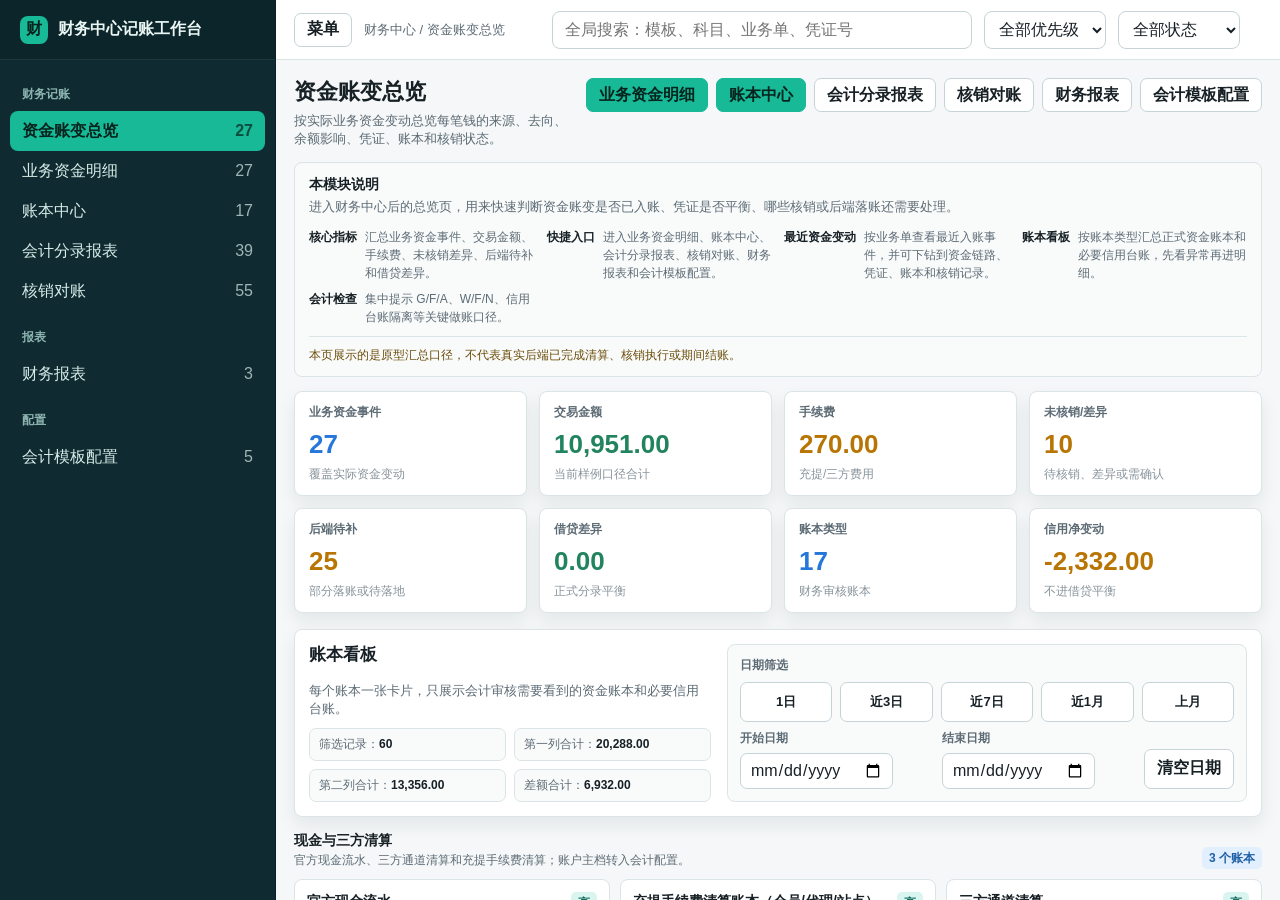
<file: index.html>
<!DOCTYPE html>
<html lang="zh-CN">
<head>
  <meta charset="UTF-8" />
  <meta name="viewport" content="width=device-width, initial-scale=1.0" />
  <meta http-equiv="refresh" content="0; url=./财务中心运营后台演示版.html" />
  <title>财务中心记账工作台演示版</title>
</head>
<body>
  <p>正在打开财务中心记账工作台演示版...</p>
  <p><a href="./财务中心运营后台演示版.html">如果没有自动打开，请点击这里。</a></p>
</body>
</html>
</file>
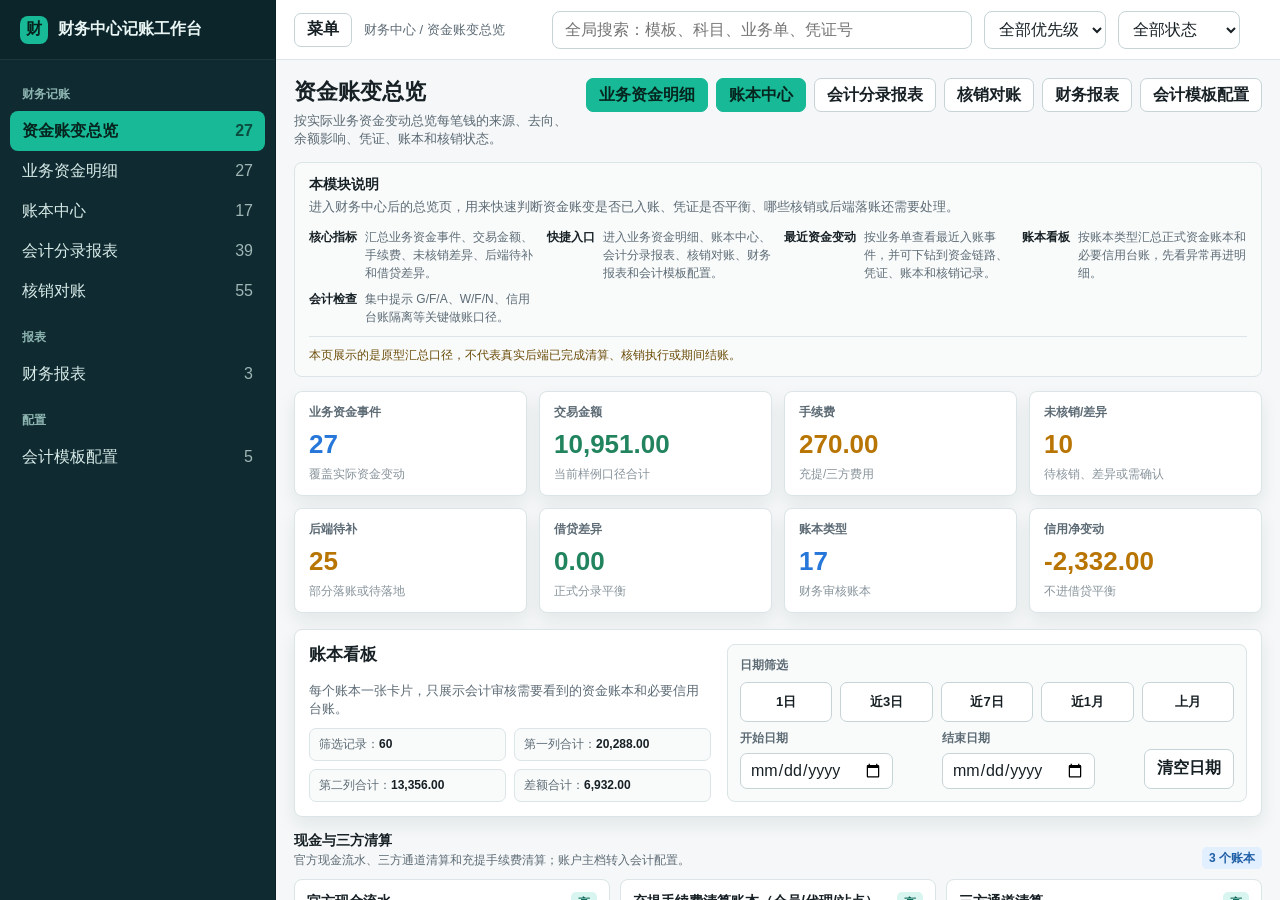
<file: 财务中心运营后台演示版.html>
<!DOCTYPE html>
<html lang="zh-CN">
<head>
  <meta charset="UTF-8" />
  <meta name="viewport" content="width=device-width, initial-scale=1.0" />
  <title>财务中心记账工作台演示版</title>
  <link rel="stylesheet" href="assets/finance-center.css?v=20260611-rename2" />
  <link rel="stylesheet" href="assets/finance-dashboard.css?v=20260611-rename2" />
  <link rel="stylesheet" href="assets/finance-voucher-preview.css?v=20260611-rename2" />
  <link rel="stylesheet" href="assets/finance-responsive.css?v=20260611-rename2" />
</head>
<body>
  <div class="app">
    <aside class="sidebar" id="sidebar">
      <div class="brand"><span class="brand-mark">财</span><span>财务中心记账工作台</span></div>
      <div class="nav-scroll" id="nav"></div>
    </aside>
    <main class="main">
      <header class="topbar">
        <button class="btn menu-toggle" data-action="toggle-sidebar">菜单</button>
        <div class="breadcrumb" id="breadcrumb">财务中心 / 资金账变总览</div>
        <input class="global-search" id="globalSearch" type="search" placeholder="全局搜索：模板、科目、业务单、凭证号" />
        <select class="top-select" id="priorityFilter" title="优先级">
          <option value="">全部优先级</option>
          <option>P0</option>
          <option>P1</option>
          <option>P2</option>
        </select>
        <select class="top-select" id="statusFilter" title="状态">
          <option value="">全部状态</option>
          <option>原型已补齐</option>
          <option>后端待落地</option>
          <option>需确认</option>
          <option>待清算</option>
          <option>已清算</option>
          <option>已入账</option>
          <option>差异</option>
        </select>
        <div class="topbar-spacer"></div>
      </header>
      <section class="content">
        <div class="page" id="app"></div>
      </section>
    </main>
  </div>
  <div class="drawer-backdrop" id="drawerBackdrop" data-action="close-drawer"></div>
  <aside class="drawer" id="drawer" aria-hidden="true">
    <div class="drawer-head">
      <h2 class="drawer-title" id="drawerTitle">详情</h2>
      <button class="btn" data-action="close-drawer">关闭</button>
    </div>
    <div class="drawer-body" id="drawerBody"></div>
  </aside>
  <div class="toast" id="toast"></div>
  <script src="assets/finance-data.js?v=20260611-rename2"></script>
  <script src="assets/finance-app-ledger-definitions.js?v=20260611-rename2"></script>
  <script src="assets/finance-app-state.js?v=20260611-rename2"></script>
  <script src="assets/finance-app-state-seeds.js?v=20260611-rename2"></script>
  <script src="assets/finance-app-render-ledgers.js?v=20260611-rename2"></script>
  <script src="assets/finance-app-render-reconciliation.js?v=20260611-rename2"></script>
  <script src="assets/finance-app-render-dashboard.js?v=20260611-rename2"></script>
  <script src="assets/finance-app-render-config.js?v=20260611-rename2"></script>
  <script src="assets/finance-app-render-reports.js?v=20260611-rename2"></script>
  <script src="assets/finance-app-tables-utils.js?v=20260611-rename2"></script>
  <script src="assets/finance-app-report-constants.js?v=20260611-rename2"></script>
  <script src="assets/finance-app-reports-utils.js?v=20260611-rename2"></script>
  <script src="assets/finance-app-finance-stats.js?v=20260611-rename2"></script>
  <script src="assets/finance-app-template-editor.js?v=20260611-rename2"></script>
  <script src="assets/finance-app-metrics.js?v=20260611-rename2"></script>
  <script src="assets/finance-app-actions.js?v=20260611-rename2"></script>
  <script src="assets/finance-bootstrap.js?v=20260611-rename2"></script>
</body>
</html>
</file>
<file: assets/finance-center.css>
:root {
  --bg: #f5f7f8;
  --surface: #ffffff;
  --surface-2: #f9fbfb;
  --surface-3: #eef4f3;
  --ink: #172025;
  --muted: #5d6b75;
  --subtle: #87939b;
  --line: #dbe4e6;
  --line-strong: #c6d3d7;
  --brand: #18b996;
  --brand-strong: #119c80;
  --brand-dark: #0a6f5e;
  --blue: #2677d9;
  --amber: #b87503;
  --red: #c74343;
  --green: #22845f;
  --violet: #7357c7;
  --cyan: #0f8faa;
  --shadow: 0 8px 18px rgba(28, 45, 52, 0.08);
  --radius: 8px;
  --sidebar: 276px;
  --topbar: 60px;
  color-scheme: light;
  font-family: -apple-system, BlinkMacSystemFont, "Segoe UI", "PingFang SC", "Microsoft YaHei", Arial, sans-serif;
}

* { box-sizing: border-box; }
html, body { margin: 0; min-height: 100%; background: var(--bg); color: var(--ink); }
body { overflow: hidden; }
button, input, select, textarea { font: inherit; }
button { cursor: pointer; }
button:disabled { cursor: not-allowed; opacity: 0.58; }

.app {
  display: grid;
  grid-template-columns: var(--sidebar) minmax(0, 1fr);
  min-height: 100dvh;
}

.sidebar {
  background: #0f2b31;
  color: #eaf6f4;
  border-right: 1px solid #0a2227;
  display: flex;
  flex-direction: column;
  min-height: 100dvh;
}

.brand { height: var(--topbar); display: flex; align-items: center; gap: 10px; padding: 0 20px; background: #0c252b; border-bottom: 1px solid rgba(255,255,255,0.08); font-weight: 700; letter-spacing: 0; }

.brand-mark { width: 28px; height: 28px; border-radius: 8px; background: var(--brand); display: inline-grid; place-items: center; color: #07211d; font-weight: 800; }

.nav-scroll { overflow: auto; padding: 14px 10px 20px; }
.nav-group { margin: 12px 0 18px; }
.nav-title { color: #8db4b0; font-size: 12px; padding: 0 12px 8px; font-weight: 700; }
.nav-button { width: 100%; color: #d8ebe8; background: transparent; border: 0; min-height: 40px; border-radius: 8px; padding: 9px 12px; display: flex; align-items: center; justify-content: space-between; text-align: left; }
.nav-button:hover { background: rgba(255,255,255,0.07); }
.nav-button.active { background: var(--brand); color: #06231e; font-weight: 800; }
.nav-count { color: inherit; opacity: .72; font-variant-numeric: tabular-nums; }

.main { min-width: 0; height: 100dvh; display: flex; flex-direction: column; }
.topbar { min-height: var(--topbar); background: var(--surface); border-bottom: 1px solid var(--line); display: flex; align-items: center; gap: 12px; padding: 0 18px; position: sticky; top: 0; z-index: 20; }
.menu-toggle { display: none; }
.breadcrumb { color: var(--muted); font-size: 13px; min-width: 176px; }
.topbar-spacer { flex: 1; }
.global-search {
  width: min(36vw, 420px);
  min-width: 220px;
  height: 38px;
  border: 1px solid var(--line-strong);
  border-radius: 8px;
  padding: 0 12px;
  background: #fff;
  color: var(--ink);
}
.top-select, .top-input {
  height: 38px;
  border: 1px solid var(--line-strong);
  border-radius: 8px;
  padding: 0 10px;
  background: #fff;
  color: var(--ink);
}

.content {
  overflow: auto;
  padding: 18px;
  min-width: 0;
}
.page {
  max-width: 1600px;
  margin: 0 auto;
  display: grid;
  gap: 14px;
}
.page-head {
  display: flex;
  align-items: flex-start;
  justify-content: space-between;
  gap: 16px;
}
.page-head > div:first-child { min-width: 0; }
.page-title { margin: 0; font-size: 22px; line-height: 1.25; }
.page-subtitle { margin: 6px 0 0; color: var(--muted); font-size: 13px; }
.action-bar { display: flex; gap: 8px; flex-wrap: wrap; justify-content: flex-end; flex: 0 0 auto; }

.module-guide {
  background: var(--surface-2);
  border: 1px solid var(--line);
  border-radius: var(--radius);
  padding: 12px 14px;
  display: grid;
  gap: 10px;
}
.module-guide-main {
  display: grid;
  gap: 4px;
  max-width: 76ch;
}
.module-guide-main h2 {
  margin: 0;
  font-size: 14px;
  line-height: 1.35;
}
.module-guide-main p {
  margin: 0;
  color: var(--muted);
  font-size: 13px;
  line-height: 1.55;
}
.module-guide-grid {
  display: grid;
  grid-template-columns: repeat(auto-fit, minmax(220px, 1fr));
  gap: 8px 12px;
}
.module-guide-item {
  min-width: 0;
  display: grid;
  grid-template-columns: auto minmax(0, 1fr);
  gap: 8px;
  align-items: start;
  color: var(--muted);
  font-size: 12px;
  line-height: 1.5;
}
.module-guide-item strong {
  color: var(--ink);
  font-size: 12px;
  white-space: nowrap;
}
.module-guide-item span {
  min-width: 0;
}
.module-guide-boundary {
  border-top: 1px solid var(--line);
  padding-top: 9px;
  color: #6b4c08;
  font-size: 12px;
  line-height: 1.5;
}

.btn {
  height: 34px;
  border: 1px solid var(--line-strong);
  background: var(--surface);
  color: var(--ink);
  border-radius: 7px;
  padding: 0 12px;
  display: inline-flex;
  align-items: center;
  gap: 6px;
  font-weight: 650;
  white-space: nowrap;
}
.btn:hover { border-color: #9fb4ba; background: #f7faf9; }
.btn.primary { background: var(--brand); color: #06251f; border-color: var(--brand); }
.btn.primary:hover { background: #20c5a1; }
.btn.dark { background: #1c3440; color: #fff; border-color: #1c3440; }
.btn.warn { color: #7f3f00; border-color: #e0b569; background: #fff8e8; }
.btn.danger { color: #9e2d2d; border-color: #e1aaaa; background: #fff4f4; }
.btn.sm { height: 28px; padding: 0 8px; font-size: 12px; }

.panel {
  background: var(--surface);
  border: 1px solid var(--line);
  border-radius: var(--radius);
  box-shadow: var(--shadow);
  min-width: 0;
}
.panel-head {
  min-height: 48px;
  display: flex;
  align-items: center;
  justify-content: space-between;
  gap: 12px;
  padding: 12px 14px;
  border-bottom: 1px solid var(--line);
}
.panel-title { margin: 0; font-size: 15px; }
.panel-body { padding: 14px; min-width: 0; }
.panel-meta { color: var(--muted); font-size: 12px; }

.metrics {
  display: grid;
  grid-template-columns: repeat(6, minmax(160px, 1fr));
  gap: 12px;
}
.metric {
  background: var(--surface);
  border: 1px solid var(--line);
  border-radius: var(--radius);
  padding: 14px;
  min-height: 96px;
  box-shadow: var(--shadow);
}
.metric-label { color: var(--muted); font-size: 12px; font-weight: 700; }
.metric-value { margin-top: 8px; font-size: 26px; font-weight: 800; font-variant-numeric: tabular-nums; }
.metric-note { margin-top: 6px; color: var(--subtle); font-size: 12px; }
.metric.good .metric-value { color: var(--green); }
.metric.warn .metric-value { color: var(--amber); }
.metric.bad .metric-value { color: var(--red); }
.metric.info .metric-value { color: var(--blue); }

.section-title {
  margin: 0;
  font-size: 17px;
  line-height: 1.3;
}

.ledger-list-filters {
  display: flex;
  align-items: flex-end;
  gap: 10px;
  flex-wrap: wrap;
}
.ledger-filter-grid {
  display: grid;
  grid-template-columns: minmax(260px, 1.6fr) repeat(6, minmax(140px, 1fr)) auto;
  gap: 10px;
  align-items: end;
  width: 100%;
}
.ledger-ledger-select select {
  min-height: 36px;
}
.ledger-filter-field {
  width: auto;
  min-width: 140px;
}
.ledger-clear-filter {
  min-height: 36px;
  white-space: nowrap;
}
.field.compact {
  width: 150px;
}
.field.compact input,
.field.compact select {
  min-height: 34px;
  padding: 7px 9px;
}
.ledger-board-summary {
  display: grid;
  grid-template-columns: repeat(auto-fit, minmax(148px, 1fr));
  gap: 8px;
  color: var(--muted);
  font-size: 12px;
  max-width: none;
}
.ledger-board-summary span {
  border: 1px solid var(--line);
  border-radius: 7px;
  background: var(--surface-2);
  padding: 7px 9px;
}
.ledger-board-summary strong {
  color: var(--ink);
  font-variant-numeric: tabular-nums;
}
.ledger-board-groups {
  display: grid;
  gap: 14px;
}
.ledger-card-group {
  display: grid;
  gap: 10px;
}
.ledger-card-group-head {
  display: flex;
  align-items: flex-end;
  justify-content: space-between;
  gap: 10px;
}
.ledger-group-title {
  margin: 0;
  font-size: 14px;
  line-height: 1.3;
}
.ledger-group-desc {
  margin: 3px 0 0;
  color: var(--muted);
  font-size: 12px;
}
.ledger-card-grid {
  display: grid;
  grid-template-columns: repeat(3, minmax(0, 1fr));
  gap: 10px;
}
.ledger-card {
  background: var(--surface);
  border: 1px solid var(--line);
  border-radius: var(--radius);
  padding: 12px;
  min-width: 0;
  display: grid;
  gap: 10px;
}
.ledger-card-head {
  display: flex;
  justify-content: space-between;
  gap: 10px;
  align-items: flex-start;
}
.ledger-card-title {
  margin: 0;
  font-size: 14px;
  line-height: 1.3;
}
.ledger-card-meta {
  margin-top: 4px;
  color: var(--muted);
  font-size: 12px;
  overflow: hidden;
  text-overflow: ellipsis;
  white-space: nowrap;
  max-width: 220px;
}
.ledger-definition-summary {
  width: 100%;
  display: flex;
  flex-wrap: wrap;
  gap: 8px;
  margin-bottom: 10px;
}
.ledger-definition-chip {
  display: inline-flex;
  align-items: center;
  gap: 6px;
  max-width: 420px;
  min-height: 28px;
  padding: 5px 9px;
  border: 1px solid var(--line);
  border-radius: 7px;
  background: var(--surface-2);
  color: var(--muted);
  font-size: 12px;
}
.ledger-definition-chip strong {
  color: var(--ink);
  white-space: nowrap;
}
.business-coverage-panel .panel-head {
  align-items: flex-start;
}
.business-coverage-strip {
  display: flex;
  flex-wrap: wrap;
  gap: 8px;
  padding: 12px 14px 14px;
}
.business-coverage-chip {
  display: inline-flex;
  align-items: center;
  min-height: 28px;
  padding: 5px 9px;
  border: 1px solid var(--line);
  border-radius: 7px;
  background: var(--surface-2);
  color: var(--ink);
  font-size: 12px;
  font-weight: 650;
  line-height: 1.35;
  white-space: nowrap;
}
.ledger-card-stats {
  display: grid;
  grid-template-columns: repeat(4, minmax(0, 1fr));
  gap: 8px;
}
.ledger-stat {
  min-width: 0;
  border: 1px solid var(--line);
  border-radius: 7px;
  background: var(--surface-2);
  padding: 8px;
}
.ledger-stat span {
  display: block;
  color: var(--muted);
  font-size: 12px;
  font-weight: 700;
}
.ledger-stat strong {
  display: block;
  margin-top: 5px;
  color: var(--ink);
  font-size: 15px;
  font-variant-numeric: tabular-nums;
  overflow: hidden;
  text-overflow: ellipsis;
  white-space: nowrap;
}
.ledger-stat.current { background: #eef8f6; border-color: #cce6e1; }
.ledger-stat.current strong { color: var(--brand-dark); }
.ledger-stat.green strong { color: var(--green); }
.ledger-stat.blue strong { color: var(--blue); }
.ledger-stat.red strong { color: var(--red); }
.ledger-card-foot {
  display: flex;
  justify-content: space-between;
  align-items: center;
  gap: 8px;
  color: var(--muted);
  font-size: 12px;
}

.grid-2 {
  display: grid;
  grid-template-columns: minmax(0, 1.15fr) minmax(360px, .85fr);
  gap: 14px;
  align-items: start;
}
.grid-3 {
  display: grid;
  grid-template-columns: repeat(3, minmax(0, 1fr));
  gap: 12px;
}

.workflow-list {
  display: grid;
  gap: 10px;
}
.workflow-card {
  display: grid;
  gap: 5px;
  padding: 10px 12px;
  border: 1px solid var(--line);
  border-radius: 8px;
  background: var(--surface-2);
}
.workflow-card strong {
  font-size: 13px;
  color: var(--ink);
}
.workflow-card span {
  color: var(--muted);
  font-size: 12px;
  line-height: 1.55;
}

.tabs {
  display: flex;
  gap: 6px;
  flex-wrap: wrap;
  padding: 8px;
  background: var(--surface-3);
  border: 1px solid var(--line);
  border-radius: var(--radius);
}
.tab {
  border: 1px solid transparent;
  background: transparent;
  border-radius: 7px;
  padding: 7px 10px;
  font-weight: 700;
  color: var(--muted);
  min-height: 32px;
}
.tab:hover { background: rgba(255,255,255,0.72); color: var(--ink); }
.tab.active { background: #fff; color: var(--ink); border-color: var(--line-strong); box-shadow: 0 1px 2px rgba(20,30,35,.06); }

.config-group-tabs {
  display: grid;
  grid-template-columns: repeat(4, minmax(0, 1fr));
  gap: 10px;
}
.config-group-tab {
  min-height: 78px;
  border: 1px solid var(--line);
  border-radius: var(--radius);
  background: var(--surface);
  color: var(--ink);
  padding: 12px;
  text-align: left;
  box-shadow: var(--shadow);
}
.config-group-tab strong {
  display: block;
  font-size: 13px;
  line-height: 1.3;
}
.config-group-tab span {
  display: block;
  margin-top: 6px;
  color: var(--muted);
  font-size: 12px;
  line-height: 1.45;
}
.config-group-tab.active {
  border-color: #78cfc0;
  background: #eef8f6;
}

.filter-grid {
  display: grid;
  grid-template-columns: repeat(4, minmax(190px, 1fr));
  gap: 12px;
}
.field { display: grid; gap: 6px; }
.field label { font-size: 12px; color: var(--muted); font-weight: 700; }
.field input, .field select, .field textarea {
  width: 100%;
  border: 1px solid var(--line-strong);
  border-radius: 7px;
  min-height: 36px;
  padding: 8px 10px;
  background: #fff;
  color: var(--ink);
}
.field input[readonly], .field textarea[readonly] {
  background: #f2f6f6;
  color: var(--muted);
  cursor: not-allowed;
}
.field textarea { min-height: 150px; resize: vertical; font-family: ui-monospace, SFMono-Regular, Menlo, Consolas, monospace; font-size: 12px; }
.locked-note {
  border: 1px solid #b9e6d3;
  border-radius: 8px;
  background: #f2fbf6;
  color: #126245;
  padding: 10px 12px;
  font-size: 13px;
  line-height: 1.6;
}

.table-toolbar {
  display: flex;
  align-items: center;
  justify-content: space-between;
  gap: 10px;
  padding: 10px 12px;
  border-bottom: 1px solid var(--line);
  background: var(--surface-2);
}
.table-toolbar input {
  width: 260px;
  max-width: 100%;
  height: 34px;
  border: 1px solid var(--line-strong);
  border-radius: 7px;
  padding: 0 10px;
  background: #fff;
}
.table-wrap { overflow: auto; max-height: 62vh; }
table { width: 100%; border-collapse: separate; border-spacing: 0; min-width: 980px; }
th, td {
  border-bottom: 1px solid #edf1f2;
  border-right: 1px solid #edf1f2;
  padding: 9px 10px;
  vertical-align: middle;
  font-size: 13px;
  white-space: nowrap;
  background: #fff;
}
th {
  position: sticky;
  top: 0;
  z-index: 3;
  background: #f7faf9;
  color: #26363d;
  font-weight: 800;
  border-bottom-color: var(--line-strong);
  user-select: none;
}
tr:nth-child(even) td { background: #fbfcfc; }
th:first-child, td:first-child { border-left: 0; }
.sortable { cursor: pointer; }
.sortable::after { content: "  ⇅"; color: #a2adb3; font-size: 11px; }
.money, .number { text-align: right; font-variant-numeric: tabular-nums; }
.clip {
  display: inline-block;
  max-width: 320px;
  overflow: hidden;
  text-overflow: ellipsis;
  vertical-align: bottom;
}
.table-actions { display: flex; gap: 6px; }
.pagination {
  display: flex;
  align-items: center;
  justify-content: space-between;
  gap: 12px;
  padding: 10px 12px;
  border-top: 1px solid var(--line);
  color: var(--muted);
  font-size: 12px;
}
.pager-buttons { display: flex; gap: 6px; align-items: center; }
.pager-page { min-width: 40px; text-align: center; color: var(--ink); font-weight: 700; }

.badge {
  display: inline-flex;
  align-items: center;
  justify-content: center;
  min-height: 22px;
  border-radius: 5px;
  padding: 2px 7px;
  font-size: 12px;
  font-weight: 800;
  line-height: 1.2;
  white-space: nowrap;
  color: #123;
  background: #e8eef0;
}
.badge.green { background: #dff5ec; color: #126245; }
.badge.teal { background: #d9f5ef; color: #0b6657; }
.badge.blue { background: #e2efff; color: #1e5fa6; }
.badge.amber { background: #fff0c9; color: #8a5600; }
.badge.red { background: #ffe3e3; color: #9d2d2d; }
.badge.violet { background: #eee8ff; color: #5a43a0; }
.badge.gray { background: #e8eef0; color: #43515a; }

.detail-list {
  display: grid;
  grid-template-columns: minmax(150px, 220px) minmax(0, 1fr);
  border: 1px solid var(--line);
  border-radius: var(--radius);
  overflow: hidden;
}
.detail-list dt, .detail-list dd {
  margin: 0;
  padding: 10px 12px;
  border-bottom: 1px solid var(--line);
  font-size: 13px;
}
.detail-list dt { background: #f7faf9; color: var(--muted); font-weight: 800; }
.detail-list dd { min-width: 0; overflow-wrap: anywhere; }
.detail-list dt:last-of-type, .detail-list dd:last-of-type { border-bottom: 0; }

.drawer-backdrop {
  position: fixed;
  top: 0;
  right: 0;
  bottom: 0;
  left: var(--sidebar);
  background: rgba(12, 25, 29, .32);
  z-index: 80;
  display: none;
}
.drawer {
  position: fixed;
  top: 0;
  right: 0;
  left: var(--sidebar);
  width: auto;
  max-width: none;
  height: 100dvh;
  background: var(--surface);
  z-index: 90;
  box-shadow: -12px 0 24px rgba(15, 30, 35, .15);
  transform: translateX(102%);
  transition: transform 180ms ease-out;
  display: none;
  flex-direction: column;
  min-height: 0;
  visibility: hidden;
  pointer-events: none;
}
.drawer.open { display: flex; visibility: visible; pointer-events: auto; transform: translateX(0); }
.drawer-backdrop.open { display: block; }
.drawer-head {
  min-height: 58px;
  padding: 12px 16px;
  border-bottom: 1px solid var(--line);
  display: flex;
  justify-content: space-between;
  align-items: center;
  gap: 12px;
  flex: 0 0 auto;
}
.drawer-title { margin: 0; font-size: 17px; }
.drawer-body {
  flex: 1 1 auto;
  min-height: 0;
  overflow-y: auto;
  overflow-x: hidden;
  padding: 16px;
  display: block;
  overscroll-behavior: contain;
}
.drawer-body > * + * { margin-top: 14px; }
.drawer-body .detail-list { overflow: visible; }
.drawer-body pre {
  white-space: pre-wrap;
  word-break: break-word;
  margin: 0;
  max-width: 100%;
}

.template-step-editor {
  border-color: var(--line-strong);
  background: #fbfdfc;
}
.template-step-toolbar {
  display: flex;
  align-items: flex-end;
  justify-content: space-between;
  gap: 12px;
  padding: 14px 14px 0;
}
.template-step-controls {
  display: flex;
  align-items: flex-end;
  gap: 10px;
  flex-wrap: wrap;
}
.template-step-controls .field {
  min-width: 260px;
}
.template-step-grid {
  display: grid;
  grid-template-columns: repeat(3, minmax(180px, 1fr));
  gap: 12px;
  padding: 14px;
}
.template-step-grid .field {
  min-width: 0;
}
.template-step-grid select,
.template-step-controls select {
  min-width: 0;
  text-overflow: ellipsis;
}
.template-step-grid .action-bar {
  grid-column: 1 / -1;
}

.timeline {
  display: grid;
  gap: 10px;
}
.timeline-item {
  display: grid;
  grid-template-columns: 128px minmax(0,1fr);
  gap: 12px;
  border-bottom: 1px solid var(--line);
  padding-bottom: 10px;
  font-size: 13px;
}
.timeline-time { color: var(--muted); font-variant-numeric: tabular-nums; }

.check-grid {
  display: grid;
  grid-template-columns: repeat(5, minmax(120px, 1fr));
  gap: 10px;
}
.check-cell {
  border: 1px solid var(--line);
  border-radius: 8px;
  background: #fff;
  padding: 10px;
}
.check-cell strong { display: block; font-size: 18px; margin-top: 4px; }
</file>
<file: assets/finance-dashboard.css>
.dashboard-metrics {
  grid-template-columns: repeat(4, minmax(180px, 1fr));
}
.dashboard-metrics .metric {
  min-height: 86px;
  padding: 12px 14px;
}

.ledger-board {
  display: grid;
  gap: 14px;
  padding: 2px 0 4px;
}
.ledger-board-head {
  display: grid;
  grid-template-columns: minmax(360px, 1fr) minmax(520px, .95fr);
  gap: 16px;
  align-items: start;
  padding: 14px;
  background: var(--surface);
  border: 1px solid var(--line);
  border-radius: var(--radius);
  box-shadow: var(--shadow);
}
.ledger-board-copy {
  display: grid;
  gap: 10px;
  min-width: 0;
}
.ledger-board-toolbar {
  display: grid;
  gap: 8px;
  min-width: 0;
  align-self: stretch;
  padding: 12px;
  background: var(--surface-2);
  border: 1px solid var(--line);
  border-radius: 8px;
}
.ledger-filter-caption {
  color: var(--muted);
  font-size: 12px;
  font-weight: 800;
}
.ledger-board-quick {
  display: grid;
  grid-template-columns: repeat(5, minmax(0, 1fr));
  gap: 8px;
}
.ledger-board-quick .btn.sm {
  width: 100%;
  height: 40px;
  padding: 0 10px;
  font-size: 13px;
  justify-content: center;
}
.ledger-date-row {
  display: grid;
  grid-template-columns: minmax(0, 1fr) minmax(0, 1fr) auto;
  gap: 8px;
  align-items: end;
}
.ledger-date-row .btn {
  height: 40px;
  align-self: end;
}
</file>
<file: assets/finance-voucher-preview.css>
.voucher-slip {
  position: relative;
  border: 1px solid #bfd4d0;
  border-radius: 8px;
  background: #fffdf8;
  padding: 16px;
  overflow: hidden;
}
.voucher-slip h3 {
  margin: 0 0 10px;
  text-align: center;
  letter-spacing: 8px;
  font-size: 18px;
}
.voucher-slip .slip-meta {
  display: flex;
  justify-content: space-between;
  gap: 10px;
  color: var(--muted);
  font-size: 12px;
  margin-bottom: 10px;
  font-family: ui-monospace, SFMono-Regular, Menlo, Consolas, monospace;
}
.voucher-slip table { min-width: 640px; }
.voucher-slip tfoot td { background: #f9f2df; font-weight: 800; }
.control-note {
  margin-top: 10px;
  padding: 8px 10px;
  border-radius: 7px;
  background: #eef8f6;
  color: #0b6657;
  font-size: 12px;
  line-height: 1.7;
}
.seal-stamp {
  position: absolute;
  right: 20px;
  bottom: 18px;
  width: 94px;
  height: 94px;
  border: 3px solid rgba(199, 67, 67, .72);
  border-radius: 50%;
  color: rgba(199, 67, 67, .85);
  display: grid;
  place-items: center;
  text-align: center;
  transform: rotate(-12deg);
  font-weight: 900;
  pointer-events: none;
}
.seal-stamp small { display: block; font-size: 11px; font-weight: 700; }
.seal-stamp b { display: block; font-size: 20px; }

.toast {
  position: fixed;
  left: 50%;
  bottom: 24px;
  transform: translateX(-50%) translateY(20px);
  background: #122c32;
  color: #fff;
  border-radius: 8px;
  padding: 10px 14px;
  z-index: 120;
  opacity: 0;
  transition: opacity 160ms ease-out, transform 160ms ease-out;
  box-shadow: var(--shadow);
  font-size: 13px;
  pointer-events: none;
}
.toast.open { opacity: 1; transform: translateX(-50%) translateY(0); }

@media (max-width: 1100px) {
  .template-step-grid {
    grid-template-columns: repeat(2, minmax(180px, 1fr));
  }
}

@media (max-width: 760px) {
  .template-step-toolbar,
  .template-step-controls {
    display: grid;
    align-items: stretch;
  }
  .template-step-controls .field {
    min-width: 0;
  }
  .template-step-grid {
    grid-template-columns: 1fr;
  }
}
</file>
<file: assets/finance-responsive.css>
@media (max-width: 1180px) {
  .metrics { grid-template-columns: repeat(3, minmax(160px, 1fr)); }
  .dashboard-metrics { grid-template-columns: repeat(3, minmax(160px, 1fr)); }
  .ledger-board-head { grid-template-columns: 1fr; }
  .ledger-card-grid { grid-template-columns: repeat(2, minmax(0, 1fr)); }
  .ledger-filter-grid { grid-template-columns: repeat(3, minmax(180px, 1fr)); }
  .ledger-ledger-select { grid-column: span 2; }
  .grid-2 { grid-template-columns: 1fr; }
  .filter-grid { grid-template-columns: repeat(2, minmax(190px, 1fr)); }
  .config-group-tabs { grid-template-columns: repeat(2, minmax(0, 1fr)); }
}

@media (max-width: 820px) {
  html, body { max-width: 100%; overflow-x: hidden; }
  body { overflow-y: auto; }
  .app { grid-template-columns: 1fr; }
  .sidebar {
    position: fixed;
    z-index: 70;
    width: var(--sidebar);
    transform: translateX(-102%);
    transition: transform 180ms ease-out;
  }
  .sidebar.open { transform: translateX(0); }
  .menu-toggle { display: inline-flex; }
  .main { height: auto; min-height: 100dvh; }
  .topbar { display: grid; grid-template-columns: auto minmax(0, 1fr) minmax(0, 1fr); height: auto; padding: 10px; }
  .breadcrumb { display: none; }
  .topbar-spacer { display: none; }
  .global-search { width: 100%; min-width: 0; grid-column: 1 / -1; order: unset; }
  .top-select { min-width: 0; width: 100%; }
  .topbar > .btn:not(.menu-toggle) { width: 100%; justify-content: center; }
  .content { padding: 12px; overflow: visible; }
  .page, .panel { max-width: 100%; }
  .page-head { display: grid; }
  .module-guide { padding: 12px; }
  .module-guide-grid { grid-template-columns: 1fr; }
  .module-guide-item { grid-template-columns: 1fr; gap: 2px; }
  .ledger-board-head { display: grid; }
  .ledger-board-toolbar { justify-content: stretch; }
  .ledger-board-quick { grid-template-columns: repeat(2, minmax(0, 1fr)); }
  .ledger-date-row { grid-template-columns: 1fr; }
  .ledger-board-summary { grid-template-columns: repeat(2, minmax(0, 1fr)); max-width: none; }
  .ledger-filter-grid { grid-template-columns: 1fr; }
  .ledger-ledger-select { grid-column: auto; }
  .ledger-clear-filter { width: 100%; justify-content: center; }
  .ledger-card-group-head { align-items: flex-start; flex-direction: column; }
  .ledger-card-grid { grid-template-columns: 1fr; }
  .config-group-tabs { grid-template-columns: 1fr; }
  .field.compact { width: 100%; }
  .ledger-card-stats { grid-template-columns: 1fr; }
  .ledger-card-foot { align-items: stretch; flex-direction: column; }
  .ledger-card-foot .btn { justify-content: center; }
  .metrics { grid-template-columns: repeat(2, minmax(0, 1fr)); }
  .dashboard-metrics { grid-template-columns: repeat(2, minmax(0, 1fr)); }
  .metric-value { font-size: 22px; }
  .grid-3 { grid-template-columns: 1fr; }
  .check-grid { grid-template-columns: repeat(2, minmax(0, 1fr)); }
  .filter-grid { grid-template-columns: 1fr; }
  .table-toolbar { display: grid; align-items: stretch; }
  .table-toolbar input { width: 100%; }
  .pagination { display: grid; }
  .detail-list { grid-template-columns: 1fr; }
  .detail-list dt { border-bottom: 0; padding-bottom: 2px; }
  .detail-list dd { padding-top: 2px; }
  .drawer, .drawer-backdrop { left: 0; }
}

@media (prefers-reduced-motion: reduce) {
  *, *::before, *::after { transition: none !important; scroll-behavior: auto !important; }
}
</file>
